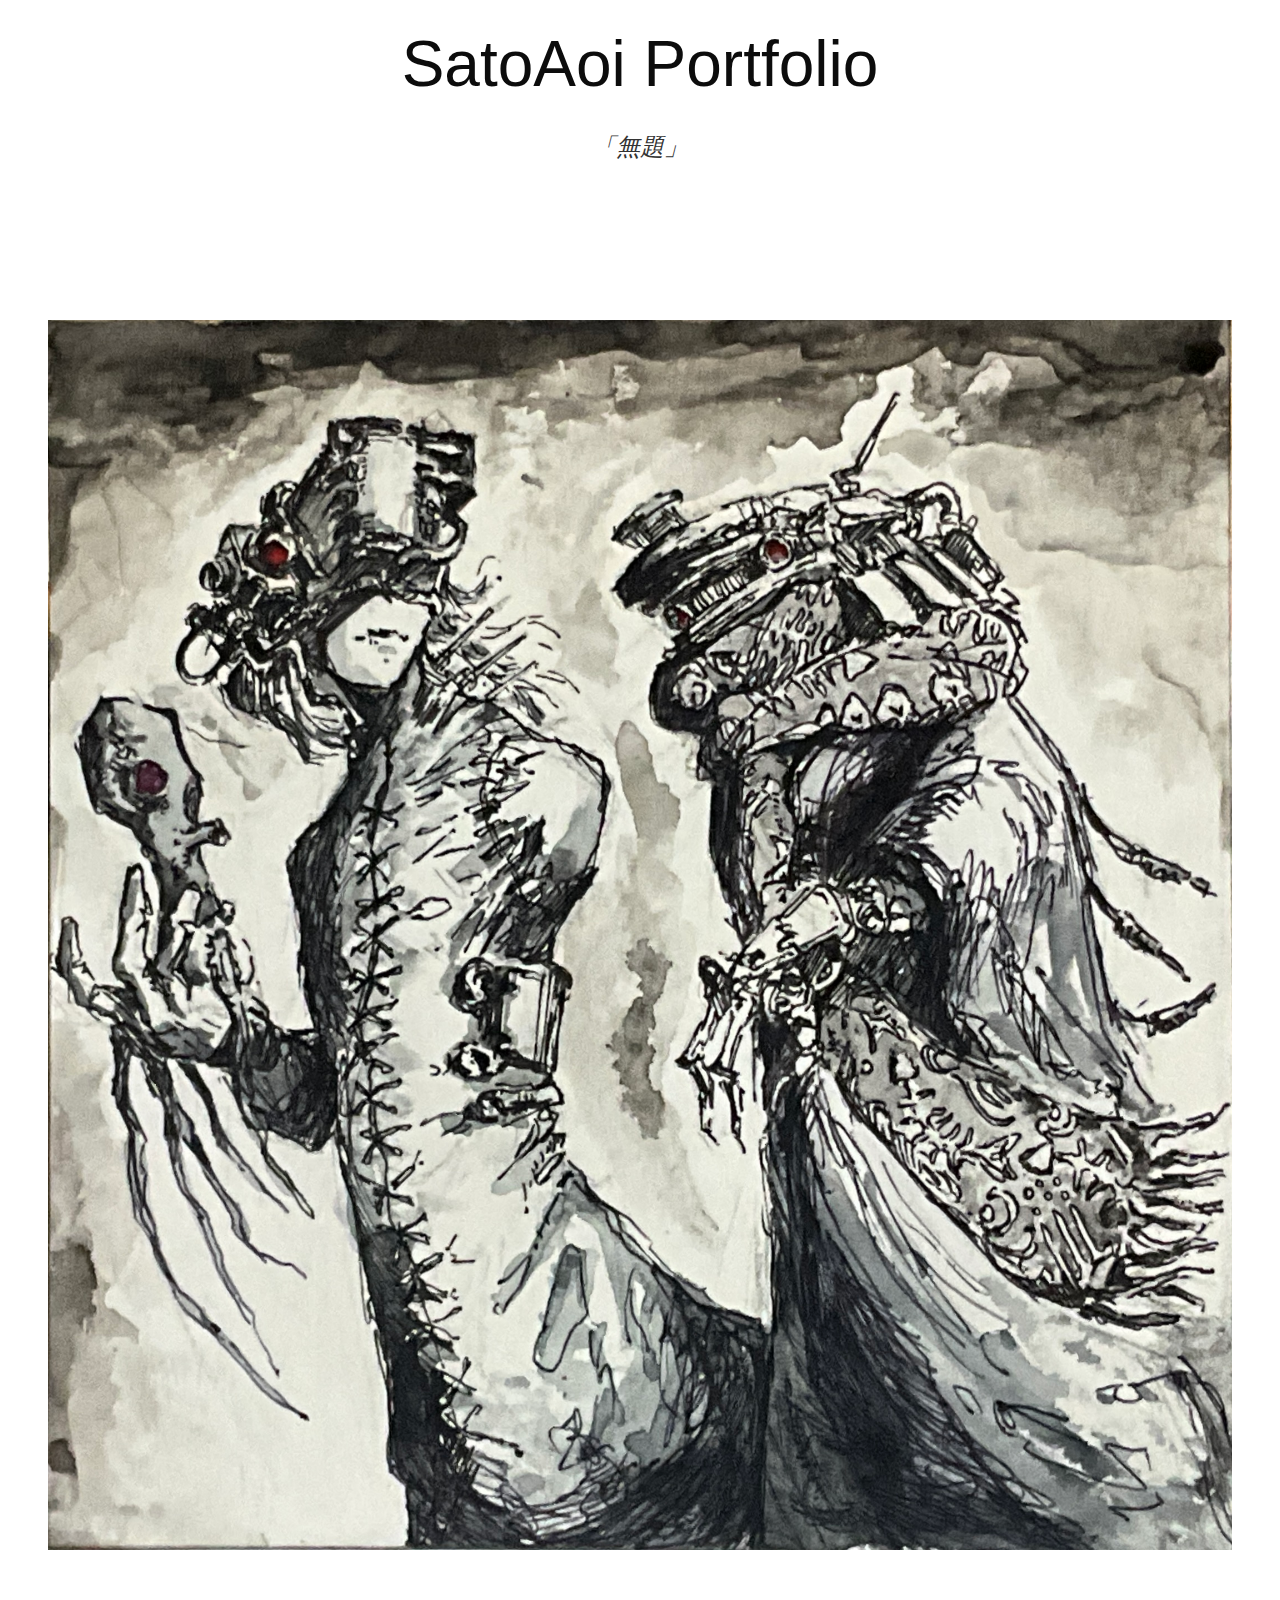
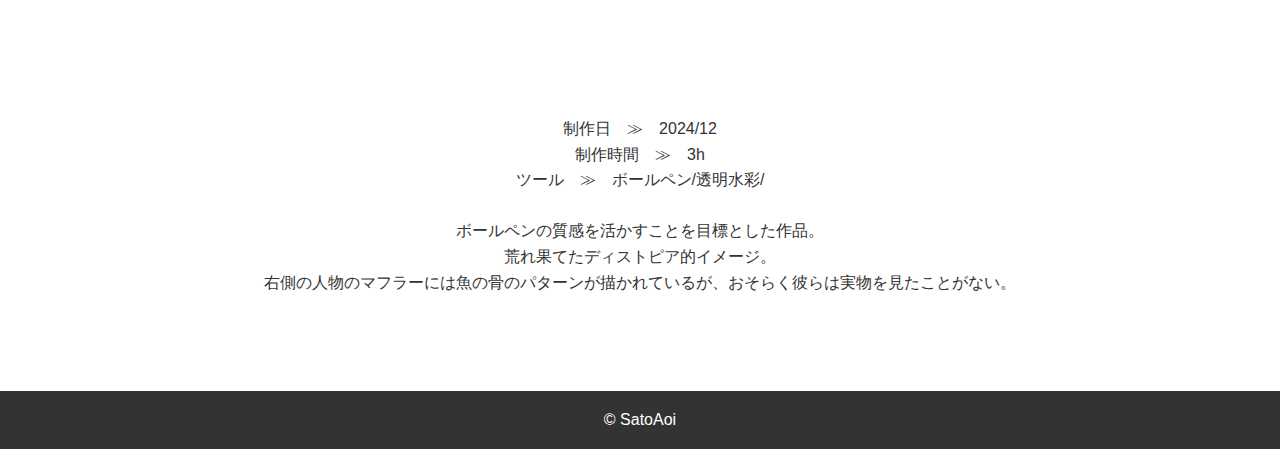
<file: work_03.html>
<!DOCTYPE html>
<html lang="ja">

<head>
	<meta charset="UTF-8">
	<meta name="viewport" content="width=device-width, initial-scale=1.0">
	<title>mudai1</title>
	<link rel="stylesheet" href="style.css">
</head>

<body>
	<div id="wrap">
	<header>
		<h1><a href="index.html">SatoAoi Portfolio</a></h1>
        


		<nav>
			<ul>
				<li>「無題」</li>
			</ul>
		</nav>
		<picture>
		<div class="Work">
		  <img src="images/20250226_124004756_iOS.jpg" alt="mudai1">
		</div>
		</picture>

	</header>

	<main>
		
		<section class="sec03">
			<div class="container-w3">
				<!--<img src="images/20250227_150153822_iOS.jpg" alt="hituzi">-->
				<div class="setumei">
				
					制作日　&Gt;　2024/12 <br>制作時間　&Gt;　3h<br> ツール　&Gt;　ボールペン/透明水彩/<br>
				
				<br>ボールペンの質感を活かすことを目標とした作品。<br>荒れ果てたディストピア的イメージ。
				<br>右側の人物のマフラーには魚の骨のパターンが描かれているが、おそらく彼らは実物を見たことがない。
				
			
			</div>
			</div>

		</section>
	</main>

	<footer>
		<p>© SatoAoi </p>
	</footer>
</div>
</body>

</html>
</file>
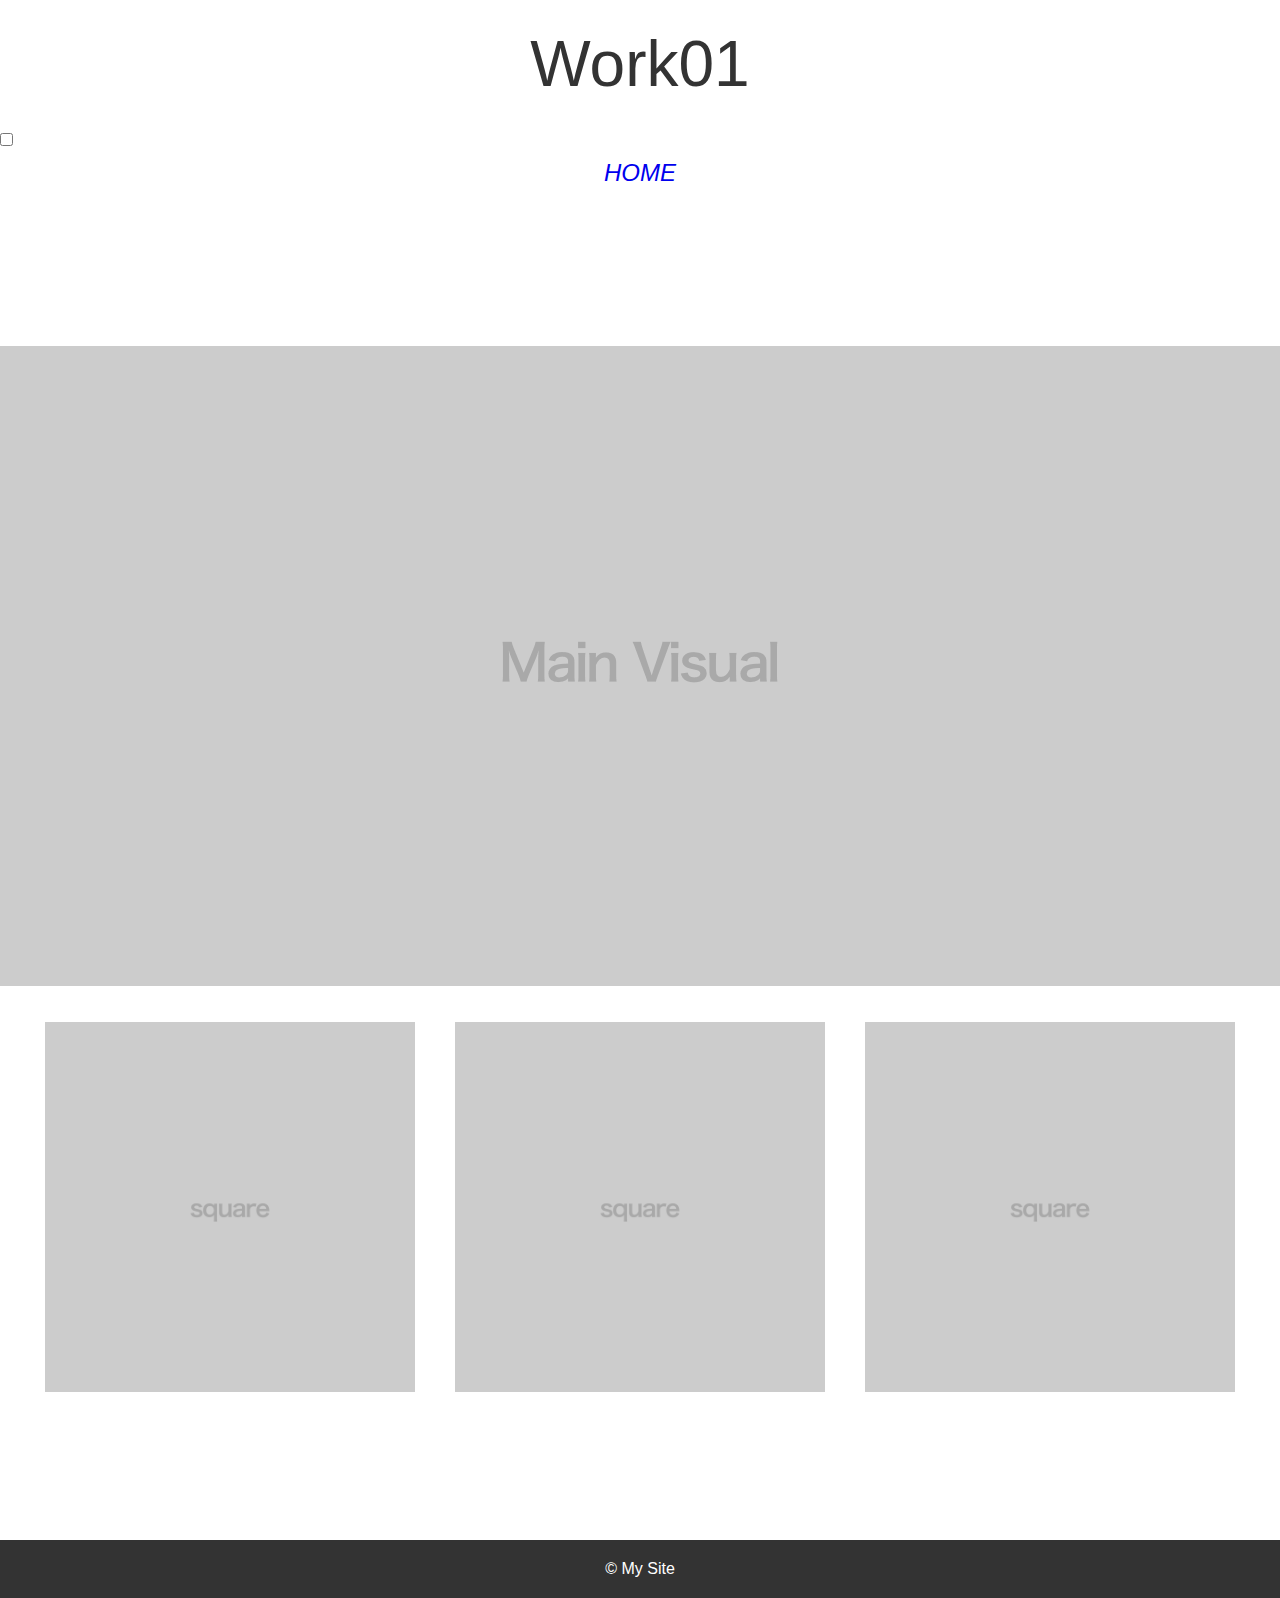
<file: work_04.html>
<!DOCTYPE html>
<html lang="ja">

<head>
	<meta charset="UTF-8">
	<meta name="viewport" content="width=device-width, initial-scale=1.0">
	<title>work1</title>
	<link rel="stylesheet" href="style.css">
</head>

<body>
	<div id="wrap">
	<header>
		<h1>Work01</h1>

		<input type="checkbox" id="navBtn">  
		<label for="navBtn" class="open"><span></span></label>

		<nav>
			<ul>
				<li><a href="index.html">HOME</a></li>
			</ul>
		</nav>
		<picture>
		  <source media="(max-width: 599px)" srcset="images/square.png">
		  <source media="(min-width: 600px)" srcset="images/main-visual.png">
		  <img src="images/main-visual.png" alt="メインビジュアル">
		</picture>

	</header>

	<main>
		
		<section class="sec03">
			<div class="container">
				<img src="images/square.png" alt="">
				<img src="images/square.png" alt="">
				<img src="images/square.png" alt="">
			</div>
		</section>
	</main>

	<footer>
		<p>© My Site </p>
	</footer>
</div>
</body>

</html>
</file>
<file: style.css>
@charset "UTF-8";

* {
  margin: 0;
  padding: 0;
  list-style: none;
  text-decoration: none;
  box-sizing: border-box;
}



nav li {
  text-align: center;
  font-size: 1.5rem;
  font-style: italic;
  padding-bottom: 12%;
}


.container img{
   width: 370px;
  height: 370px;
  object-fit: cover;
}

.container1 img{
  width: 450px;
}

.aboutme {
  text-align: center;
  padding-bottom: 250px;
  padding-top: 200px;
  font-size: 1rem;
  font-weight: 350;
}

h5 {
  text-align: center;
  padding-bottom: 10px;
  font-weight:1000 ;
}


img {
  width: 100%;
  height: auto;
  vertical-align: bottom;
}



body {
  font-family: 'Arial', sans-serif;
  line-height: 1.6;
  color: #333;
  height: 100%;
}

body#about {
  background: #EEE;
}

#wrap {
  display: flex;
  flex-direction: column;
  min-height: 100vh;
  overflow: hidden;
}

/* header */

header {
  position: relative;
}

header h1 {
  text-align: center;
  font-weight: 300;
 /* padding: 1rem;*/
  padding-top: 1%;
  padding-bottom: 1%;

}



header h1 a {
  color: #0c0c0c;
}




/* main contents */
main {
  padding: 1rem;
  max-width: 1200px;
  width: 100%;
  margin: 0 auto;
  flex-grow: 1;
}

section {
  padding: 20px;
  background: #fff;
  width: 100%;
}

.container{
  display: grid;
  grid-template-columns: 1fr;
  gap: 40px;
  padding-bottom: 10%;
  /*padding-left: 5%;*/
  justify-content: center;
}



.container-w1 img{
width:400px ;
height: auto;
padding-right: 3%;
object-fit: contain;
}


footer {
  background: #333;
  color: #fff;
  text-align: center;
  padding: 1rem;
  width: 100%;
}

.container-w img {
  margin: auto;
  display: block;
  width: 80%;
}

.setumei{

  text-align: center;
  padding: 60px;

}

/*タブレット用*/
@media all and (min-width: 600px) {
  .container {
    grid-template-columns: 1fr 1fr;
    padding-left: 0%;
  }

  .container-w1{
  display: flex;
  padding-bottom: 30px;
}

.Work img {
    /*display: flex;
    justify-content: center;*/
        width: auto;
    height: 1000px;
    margin: auto;
    display: block;
   padding-bottom: 70px;
  }


}

/*コンピュータ用*/
@media all and (min-width: 1025px) {
  header h1 {
    font-size: 4rem;
  }

 .container-w1{
  display: flex;
  padding-bottom: 30px;
}

  .container-w{
    display: flex;
  }
   .container-w  img{
    width: 50%;
   }

  .Work img {
    /*display: flex;
    justify-content: center;*/
        width: auto;
    height: 1300px;
    margin: auto;
    display: block;
   padding-bottom: 70px;
  }
  

  .top img{
    height: 700px;
    object-fit: cover;

  }

 
  .container {
    grid-template-columns: 1fr 1fr 1fr;
    padding-left: 0%;
  }

  .aboutme{
     text-align: center;
  padding-bottom: 250px;
  padding-top: 200px;
  font-size: 1rem;
  font-weight: 350;
  }


  .w6 img{
    width: auto;
    height: 900px
  };

  
}
</file>
